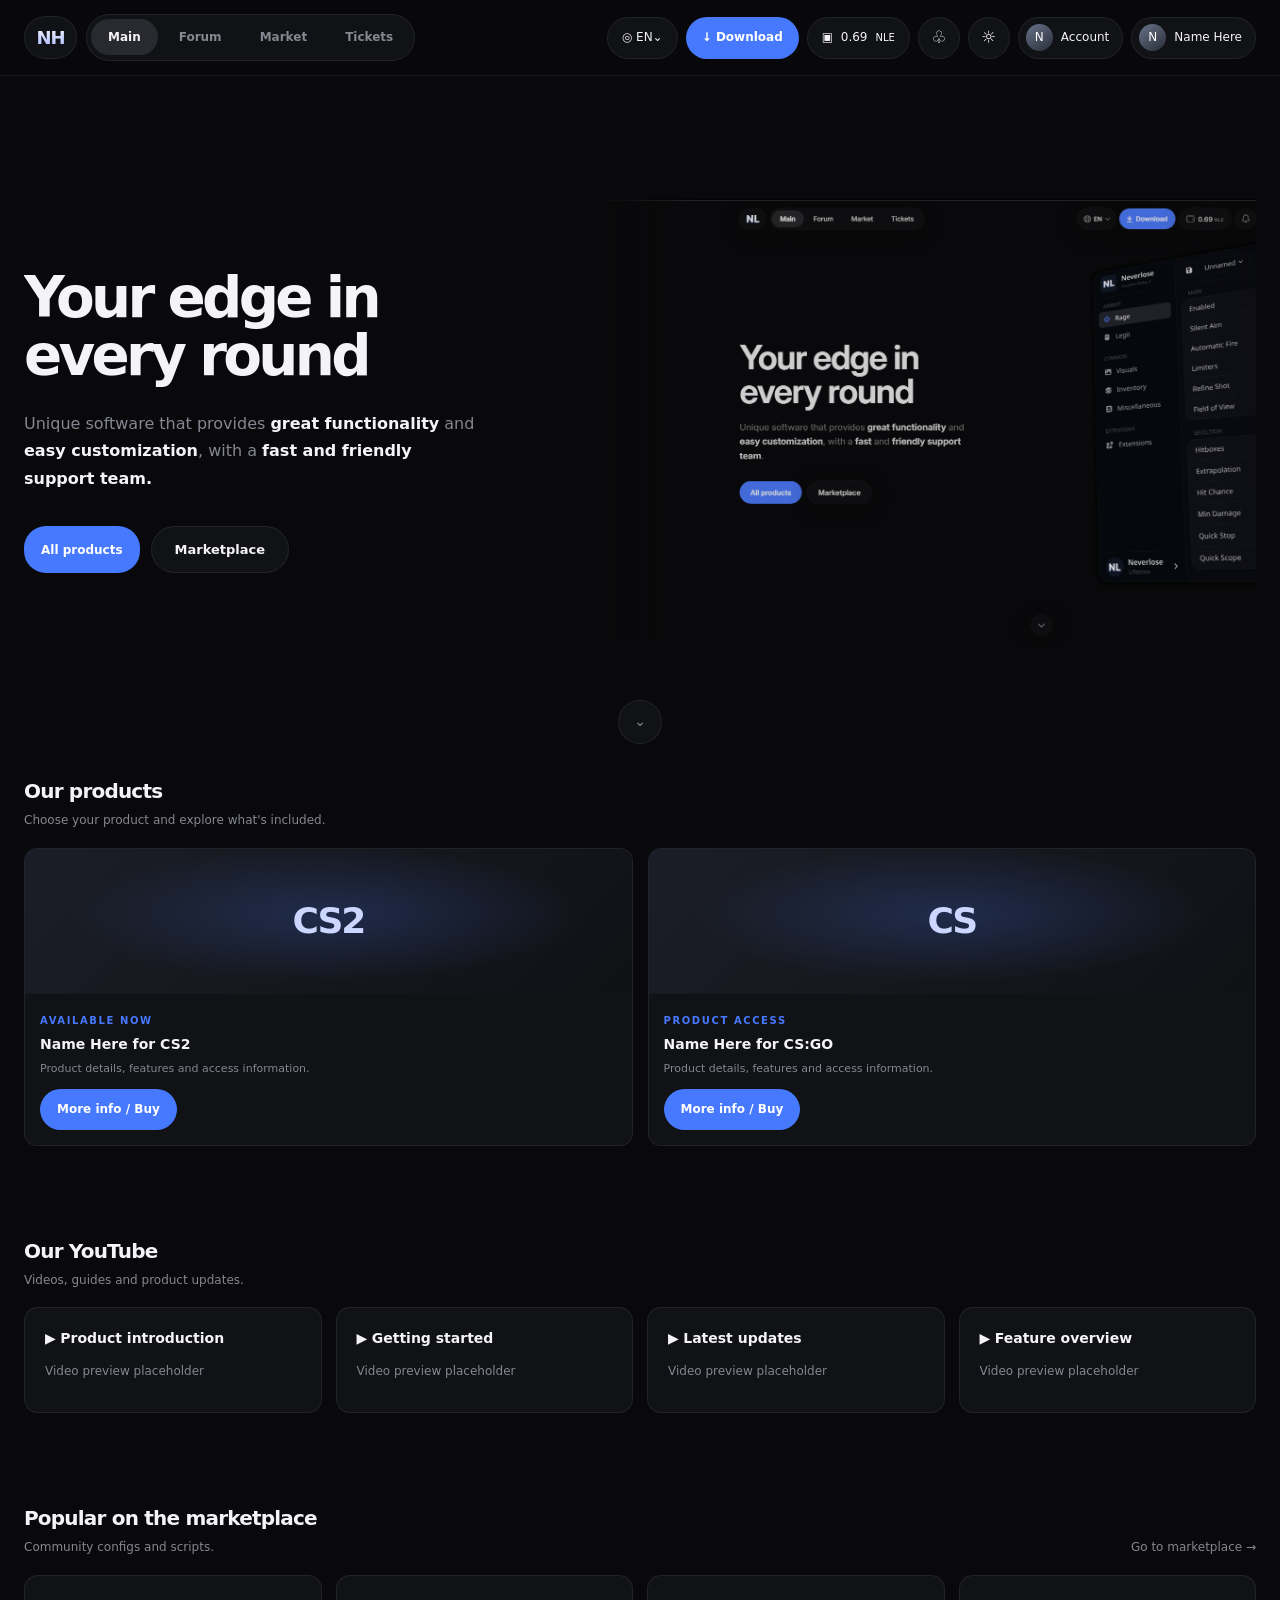
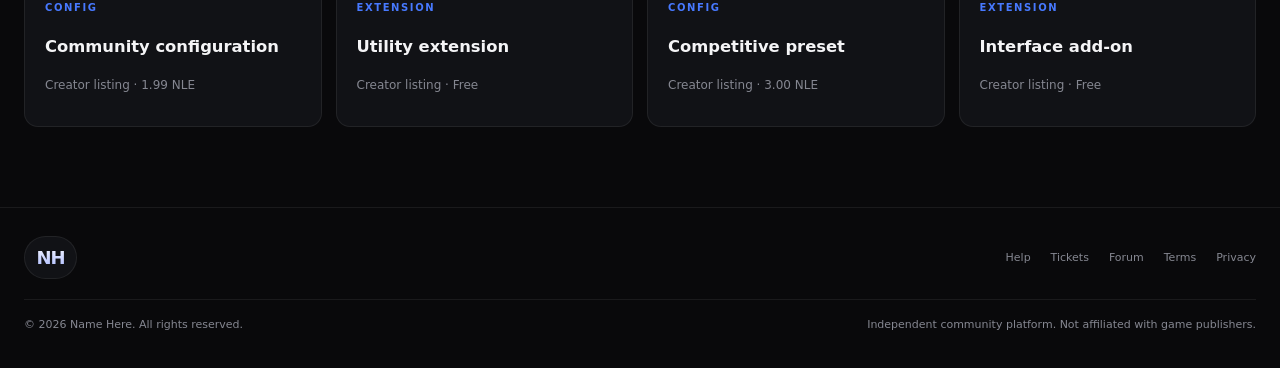
<file: index.html>
<!doctype html><html lang="en"><head><meta charset="utf-8"><meta name="viewport" content="width=device-width,initial-scale=1"><title>Main — Name Here</title><link rel="stylesheet" href="styles.css"></head><body>
<header class="header"><div class="shell header-inner"><div class="nav-left"><a class="brand" href="index.html"><span>NH</span></a><nav class="nav-pill"><a href="index.html" class="active">Main</a><a href="forum.html" class="">Forum</a><a href="market.html" class="">Market</a><a href="tickets.html" class="">Tickets</a></nav></div><div class="nav-right"><button class="pill lang" data-demo="Language selector placeholder">◎ EN⌄</button><button class="download" data-demo="Add your real download URL here">↓ Download</button><button class="pill balance" data-demo="Wallet/account backend not connected">▣ &nbsp;0.69 <small>NLE</small></button><button class="icon-btn" aria-label="Notifications" data-demo="No notifications in demo">♧</button><div class="theme-wrap"><button class="icon-btn" data-theme-toggle aria-label="Theme options">☼</button><div class="theme-menu"><button data-theme-choice="dark">☾ Dark <span class="check"></span></button><button data-theme-choice="light">☼ Light <span class="check"></span></button></div></div><a class="profile" href="account.html"><span class="avatar">N</span><span>Account</span></a><button class="profile" data-demo="Account sign-in is not connected"><span class="avatar">N</span><span>Name Here</span></div></div></header>

<main><section class="hero shell"><div class="hero-copy"><h1>Your edge in<br>every round</h1><p>Unique software that provides <strong>great functionality</strong> and <strong>easy customization</strong>, with a <strong>fast and friendly support team.</strong></p><div class="hero-actions"><a class="action primary" href="#products">All products</a><a class="action" href="market.html">Marketplace</a></div></div><div class="hero-visual"><img src="assets/hero-reference.png" alt="Software interface preview based on supplied design reference"></div><a class="scroll" href="#products">⌄</a></section>
<div class="shell"><section class="content" id="products"><div class="section-title"><div><h2>Our products</h2><p>Choose your product and explore what's included.</p></div></div><div class="grid-2"><article class="product-card"><div class="product-image">CS2</div><div class="product-body"><span class="eyebrow">Available now</span><h3>Name Here for CS2</h3><p>Product details, features and access information.</p><button class="primary" data-demo="Connect product purchase flow">More info / Buy</button></div></article><article class="product-card"><div class="product-image">CS</div><div class="product-body"><span class="eyebrow">Product access</span><h3>Name Here for CS:GO</h3><p>Product details, features and access information.</p><button class="primary" data-demo="Connect product purchase flow">More info / Buy</button></div></article></div></section>
<section class="content"><div class="section-title"><div><h2>Our YouTube</h2><p>Videos, guides and product updates.</p></div></div><div class="grid-4"><div class="panel panel-pad">▶ <b>Product introduction</b><p class="muted small">Video preview placeholder</p></div><div class="panel panel-pad">▶ <b>Getting started</b><p class="muted small">Video preview placeholder</p></div><div class="panel panel-pad">▶ <b>Latest updates</b><p class="muted small">Video preview placeholder</p></div><div class="panel panel-pad">▶ <b>Feature overview</b><p class="muted small">Video preview placeholder</p></div></div></section>
<section class="content"><div class="section-title"><div><h2>Popular on the marketplace</h2><p>Community configs and scripts.</p></div><a class="muted small" href="market.html">Go to marketplace →</a></div><div class="grid-4"><div class="panel panel-pad"><span class="eyebrow">Config</span><h3>Community configuration</h3><p class="muted small">Creator listing · 1.99 NLE</p></div><div class="panel panel-pad"><span class="eyebrow">Extension</span><h3>Utility extension</h3><p class="muted small">Creator listing · Free</p></div><div class="panel panel-pad"><span class="eyebrow">Config</span><h3>Competitive preset</h3><p class="muted small">Creator listing · 3.00 NLE</p></div><div class="panel panel-pad"><span class="eyebrow">Extension</span><h3>Interface add-on</h3><p class="muted small">Creator listing · Free</p></div></div></section></div></main><footer class="footer"><div class="shell"><div class="footer-top"><a class="brand" href="index.html"><span>NH</span></a><div class="footer-links"><a href="help.html">Help</a><a href="tickets.html">Tickets</a><a href="forum.html">Forum</a><a href="#">Terms</a><a href="#">Privacy</a></div></div><div class="footer-bottom"><span>© <span data-year></span> Name Here. All rights reserved.</span><span>Independent community platform. Not affiliated with game publishers.</span></div></div></footer><div class="toast"></div><script src="app.js"></script></body></html>
</file>
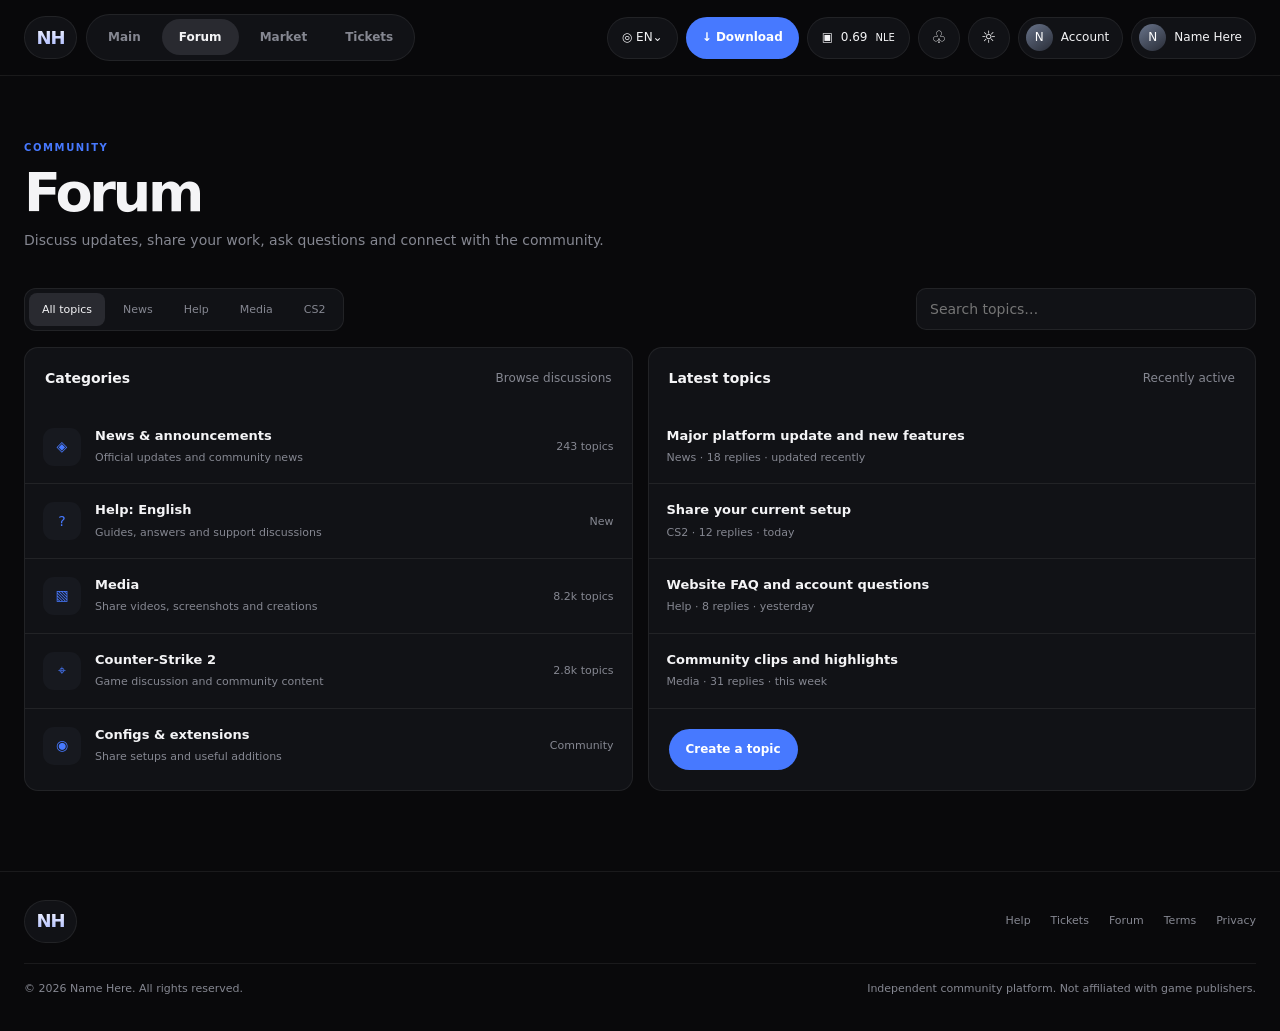
<file: forum.html>
<!doctype html><html lang="en"><head><meta charset="utf-8"><meta name="viewport" content="width=device-width,initial-scale=1"><title>Forum — Name Here</title><link rel="stylesheet" href="styles.css"></head><body>
<header class="header"><div class="shell header-inner"><div class="nav-left"><a class="brand" href="index.html"><span>NH</span></a><nav class="nav-pill"><a href="index.html" class="">Main</a><a href="forum.html" class="active">Forum</a><a href="market.html" class="">Market</a><a href="tickets.html" class="">Tickets</a></nav></div><div class="nav-right"><button class="pill lang" data-demo="Language selector placeholder">◎ EN⌄</button><button class="download" data-demo="Add your real download URL here">↓ Download</button><button class="pill balance" data-demo="Wallet/account backend not connected">▣ &nbsp;0.69 <small>NLE</small></button><button class="icon-btn" aria-label="Notifications" data-demo="No notifications in demo">♧</button><div class="theme-wrap"><button class="icon-btn" data-theme-toggle aria-label="Theme options">☼</button><div class="theme-menu"><button data-theme-choice="dark">☾ Dark <span class="check"></span></button><button data-theme-choice="light">☼ Light <span class="check"></span></button></div></div><a class="profile" href="account.html"><span class="avatar">N</span><span>Account</span></a><button class="profile" data-demo="Account sign-in is not connected"><span class="avatar">N</span><span>Name Here</span></div></div></header>

<main class="shell"><div class="page-head"><div class="eyebrow">Community</div><h1>Forum</h1><p>Discuss updates, share your work, ask questions and connect with the community.</p></div><div class="content"><div class="row" style="margin-bottom:16px;flex-wrap:wrap"><div class="tabs"><button class="active" data-filter="all">All topics</button><button data-filter="news">News</button><button data-filter="help">Help</button><button data-filter="media">Media</button><button data-filter="cs2">CS2</button></div><input class="search" data-search placeholder="Search topics…"></div><div class="grid-2"><section class="panel"><div class="panel-pad row"><b>Categories</b><span class="muted small">Browse discussions</span></div>
<div class="topic" data-category="news" data-searchable><div class="topic-icon">◈</div><div class="topic-main"><strong>News & announcements</strong><span>Official updates and community news</span></div><span class="topic-stats">243 topics</span></div>
<div class="topic" data-category="help" data-searchable><div class="topic-icon">?</div><div class="topic-main"><strong>Help: English</strong><span>Guides, answers and support discussions</span></div><span class="topic-stats">New</span></div>
<div class="topic" data-category="media" data-searchable><div class="topic-icon">▧</div><div class="topic-main"><strong>Media</strong><span>Share videos, screenshots and creations</span></div><span class="topic-stats">8.2k topics</span></div>
<div class="topic" data-category="cs2" data-searchable><div class="topic-icon">⌖</div><div class="topic-main"><strong>Counter-Strike 2</strong><span>Game discussion and community content</span></div><span class="topic-stats">2.8k topics</span></div>
<div class="topic" data-category="cs2" data-searchable><div class="topic-icon">◉</div><div class="topic-main"><strong>Configs & extensions</strong><span>Share setups and useful additions</span></div><span class="topic-stats">Community</span></div>
</section><section class="panel"><div class="panel-pad row"><b>Latest topics</b><span class="muted small">Recently active</span></div>
<div class="topic" data-category="news" data-searchable><div class="topic-main"><strong>Major platform update and new features</strong><span>News · 18 replies · updated recently</span></div></div>
<div class="topic" data-category="cs2" data-searchable><div class="topic-main"><strong>Share your current setup</strong><span>CS2 · 12 replies · today</span></div></div>
<div class="topic" data-category="help" data-searchable><div class="topic-main"><strong>Website FAQ and account questions</strong><span>Help · 8 replies · yesterday</span></div></div>
<div class="topic" data-category="media" data-searchable><div class="topic-main"><strong>Community clips and highlights</strong><span>Media · 31 replies · this week</span></div></div>
<div class="panel-pad"><button class="primary" data-demo="Connect a forum provider such as Discourse to enable topics and replies">Create a topic</button></div></section></div></div></main><footer class="footer"><div class="shell"><div class="footer-top"><a class="brand" href="index.html"><span>NH</span></a><div class="footer-links"><a href="help.html">Help</a><a href="tickets.html">Tickets</a><a href="forum.html">Forum</a><a href="#">Terms</a><a href="#">Privacy</a></div></div><div class="footer-bottom"><span>© <span data-year></span> Name Here. All rights reserved.</span><span>Independent community platform. Not affiliated with game publishers.</span></div></div></footer><div class="toast"></div><script src="app.js"></script></body></html>
</file>
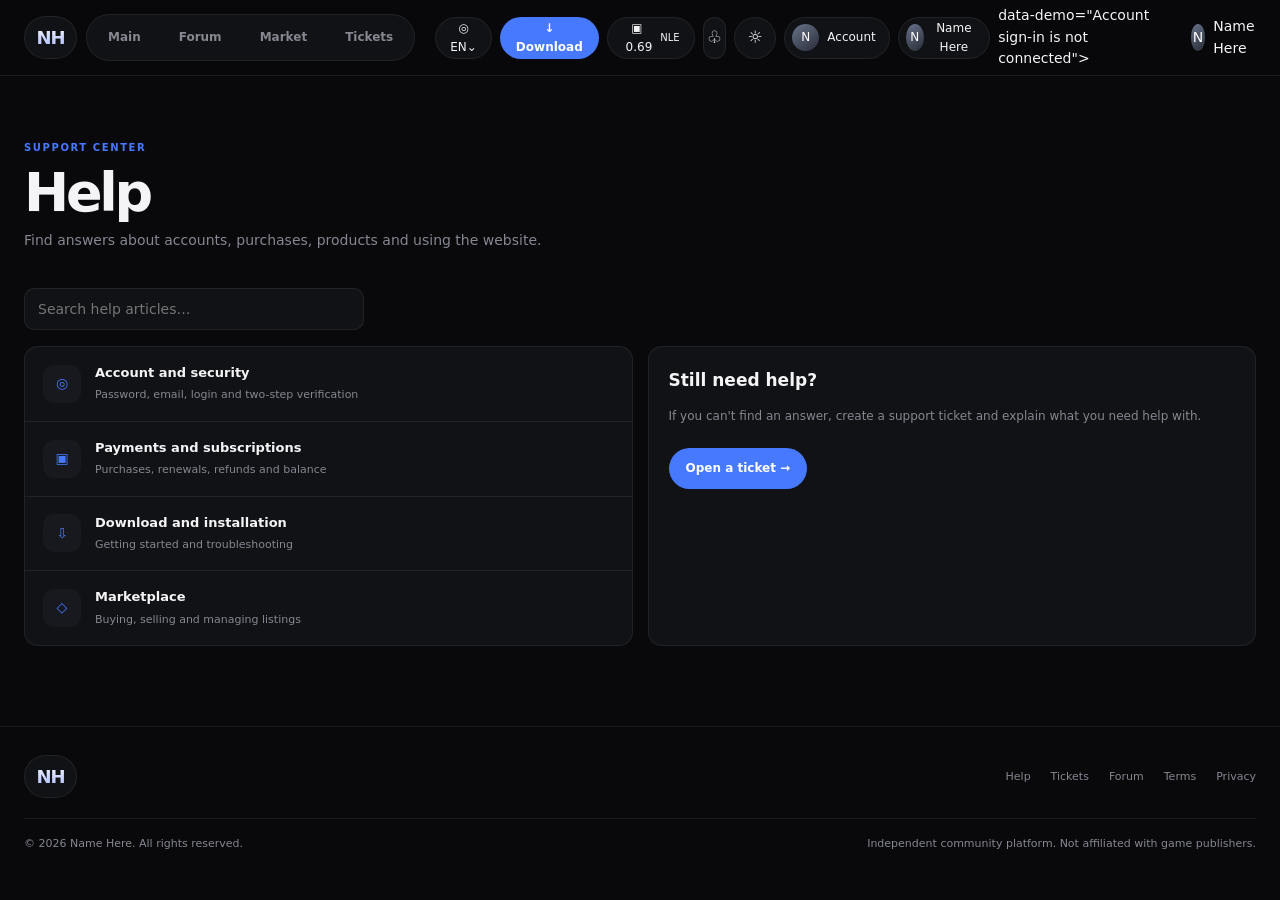
<file: help.html>
<!doctype html><html lang="en"><head><meta charset="utf-8"><meta name="viewport" content="width=device-width,initial-scale=1"><title>Help — Name Here</title><link rel="stylesheet" href="styles.css"></head><body>
<header class="header"><div class="shell header-inner"><div class="nav-left"><a class="brand" href="index.html"><span>NH</span></a><nav class="nav-pill"><a href="index.html" class="">Main</a><a href="forum.html" class="">Forum</a><a href="market.html" class="">Market</a><a href="tickets.html" class="">Tickets</a></nav></div><div class="nav-right"><button class="pill lang" data-demo="Language selector placeholder">◎ EN⌄</button><button class="download" data-demo="Add your real download URL here">↓ Download</button><button class="pill balance" data-demo="Wallet/account backend not connected">▣ &nbsp;0.69 <small>NLE</small></button><button class="icon-btn" aria-label="Notifications" data-demo="No notifications in demo">♧</button><div class="theme-wrap"><button class="icon-btn" data-theme-toggle aria-label="Theme options">☼</button><div class="theme-menu"><button data-theme-choice="dark">☾ Dark <span class="check"></span></button><button data-theme-choice="light">☼ Light <span class="check"></span></button></div></div><a class="profile" href="account.html"><span class="avatar">N</span><span>Account</span></a><button class="profile" data-demo="Account sign-in is not connected"><span class="avatar">N</span><span>Name Here</span></button> data-demo="Account sign-in is not connected"><span class="avatar">N</span><span>Name Here</span></button></div></div></header>

<main class="shell"><div class="page-head"><div class="eyebrow">Support center</div><h1>Help</h1><p>Find answers about accounts, purchases, products and using the website.</p></div><div class="content"><input class="search" data-search placeholder="Search help articles…" style="margin-bottom:16px"><div class="grid-2">
<section class="panel"><div class="topic" data-searchable><div class="topic-icon">◎</div><div class="topic-main"><strong>Account and security</strong><span>Password, email, login and two-step verification</span></div></div><div class="topic" data-searchable><div class="topic-icon">▣</div><div class="topic-main"><strong>Payments and subscriptions</strong><span>Purchases, renewals, refunds and balance</span></div></div><div class="topic" data-searchable><div class="topic-icon">⇩</div><div class="topic-main"><strong>Download and installation</strong><span>Getting started and troubleshooting</span></div></div><div class="topic" data-searchable><div class="topic-icon">◇</div><div class="topic-main"><strong>Marketplace</strong><span>Buying, selling and managing listings</span></div></div></section>
<section class="panel panel-pad"><h2 style="font-size:17px;margin-top:0">Still need help?</h2><p class="muted small">If you can't find an answer, create a support ticket and explain what you need help with.</p><a class="primary" href="tickets.html" style="display:inline-flex;margin-top:10px">Open a ticket →</a></section></div></div></main><footer class="footer"><div class="shell"><div class="footer-top"><a class="brand" href="index.html"><span>NH</span></a><div class="footer-links"><a href="help.html">Help</a><a href="tickets.html">Tickets</a><a href="forum.html">Forum</a><a href="#">Terms</a><a href="#">Privacy</a></div></div><div class="footer-bottom"><span>© <span data-year></span> Name Here. All rights reserved.</span><span>Independent community platform. Not affiliated with game publishers.</span></div></div></footer><div class="toast"></div><script src="app.js"></script></body></html>
</file>
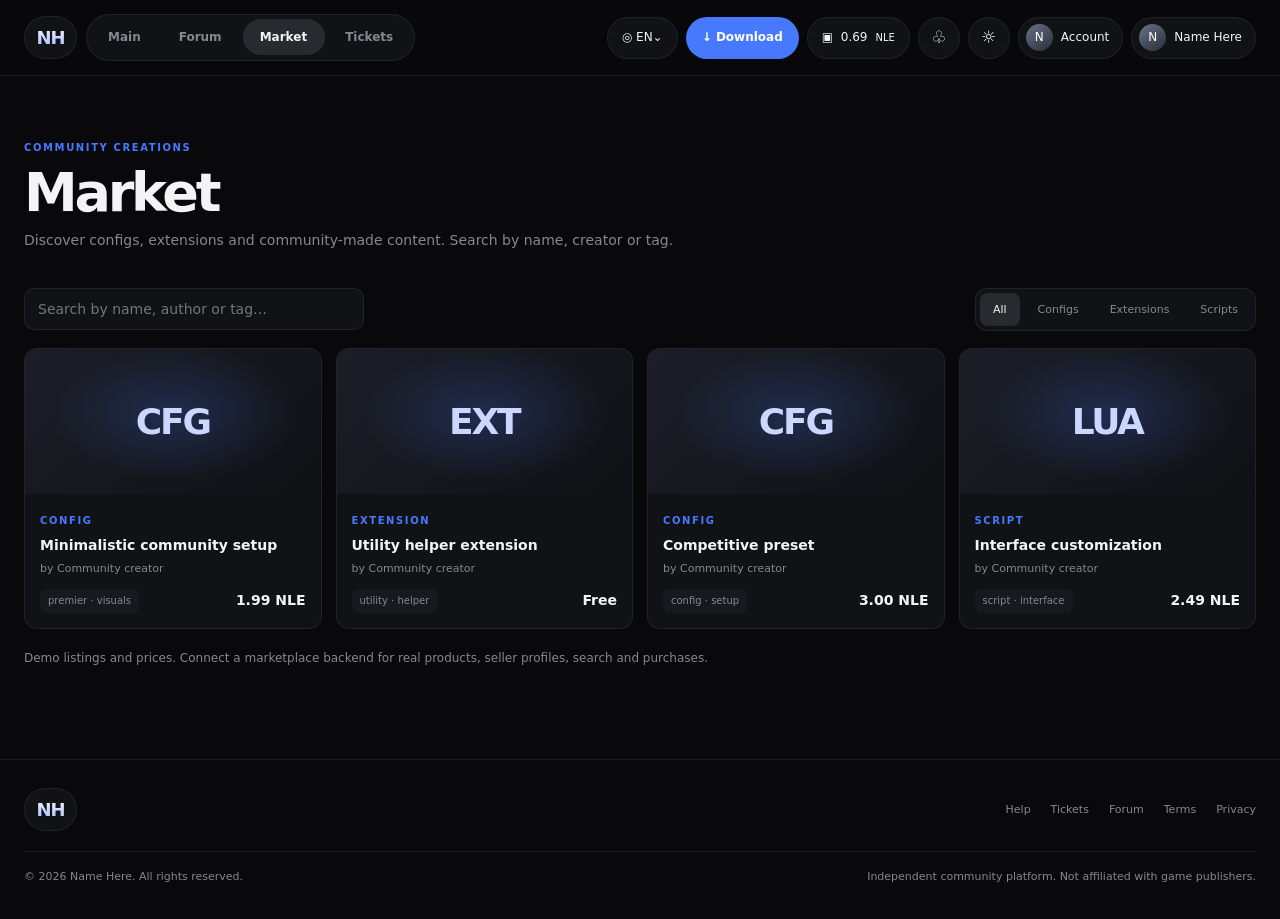
<file: market.html>
<!doctype html><html lang="en"><head><meta charset="utf-8"><meta name="viewport" content="width=device-width,initial-scale=1"><title>Market — Name Here</title><link rel="stylesheet" href="styles.css"></head><body>
<header class="header"><div class="shell header-inner"><div class="nav-left"><a class="brand" href="index.html"><span>NH</span></a><nav class="nav-pill"><a href="index.html" class="">Main</a><a href="forum.html" class="">Forum</a><a href="market.html" class="active">Market</a><a href="tickets.html" class="">Tickets</a></nav></div><div class="nav-right"><button class="pill lang" data-demo="Language selector placeholder">◎ EN⌄</button><button class="download" data-demo="Add your real download URL here">↓ Download</button><button class="pill balance" data-demo="Wallet/account backend not connected">▣ &nbsp;0.69 <small>NLE</small></button><button class="icon-btn" aria-label="Notifications" data-demo="No notifications in demo">♧</button><div class="theme-wrap"><button class="icon-btn" data-theme-toggle aria-label="Theme options">☼</button><div class="theme-menu"><button data-theme-choice="dark">☾ Dark <span class="check"></span></button><button data-theme-choice="light">☼ Light <span class="check"></span></button></div></div><a class="profile" href="account.html"><span class="avatar">N</span><span>Account</span></a><button class="profile" data-demo="Account sign-in is not connected"><span class="avatar">N</span><span>Name Here</span></div></div></header>

<main class="shell"><div class="page-head"><div class="eyebrow">Community creations</div><h1>Market</h1><p>Discover configs, extensions and community-made content. Search by name, creator or tag.</p></div><div class="content"><div class="row" style="margin-bottom:17px;flex-wrap:wrap"><input class="search" data-search placeholder="Search by name, author or tag…"><div class="tabs"><button class="active" data-filter="all">All</button><button data-filter="config">Configs</button><button data-filter="extension">Extensions</button><button data-filter="script">Scripts</button></div></div><div class="grid-4">
<article class="market-card" data-category="config" data-searchable><div class="market-image">CFG</div><div class="market-body"><span class="eyebrow">Config</span><h3>Minimalistic community setup</h3><p>by Community creator</p><div class="row"><span class="tag">premier · visuals</span><b>1.99 NLE</b></div></div></article>
<article class="market-card" data-category="extension" data-searchable><div class="market-image">EXT</div><div class="market-body"><span class="eyebrow">Extension</span><h3>Utility helper extension</h3><p>by Community creator</p><div class="row"><span class="tag">utility · helper</span><b>Free</b></div></div></article>
<article class="market-card" data-category="config" data-searchable><div class="market-image">CFG</div><div class="market-body"><span class="eyebrow">Config</span><h3>Competitive preset</h3><p>by Community creator</p><div class="row"><span class="tag">config · setup</span><b>3.00 NLE</b></div></div></article>
<article class="market-card" data-category="script" data-searchable><div class="market-image">LUA</div><div class="market-body"><span class="eyebrow">Script</span><h3>Interface customization</h3><p>by Community creator</p><div class="row"><span class="tag">script · interface</span><b>2.49 NLE</b></div></div></article>
</div><p class="muted small" style="margin-top:20px">Demo listings and prices. Connect a marketplace backend for real products, seller profiles, search and purchases.</p></div></main><footer class="footer"><div class="shell"><div class="footer-top"><a class="brand" href="index.html"><span>NH</span></a><div class="footer-links"><a href="help.html">Help</a><a href="tickets.html">Tickets</a><a href="forum.html">Forum</a><a href="#">Terms</a><a href="#">Privacy</a></div></div><div class="footer-bottom"><span>© <span data-year></span> Name Here. All rights reserved.</span><span>Independent community platform. Not affiliated with game publishers.</span></div></div></footer><div class="toast"></div><script src="app.js"></script></body></html>
</file>
<file: styles.css>
:root{color-scheme:dark;--bg:#09090b;--panel:#111216;--panel2:#17191f;--line:#ffffff12;--text:#f4f4f6;--muted:#858791;--blue:#4779ff;--blue-hover:#5b89ff;--nav:#111216;--active:#292a30;--shadow:0 16px 50px #0007}
:root[data-theme="light"]{color-scheme:light;--bg:#f5f6f8;--panel:#fff;--panel2:#f0f1f4;--line:#00000012;--text:#17181c;--muted:#686b75;--nav:#fff;--active:#e8eaf0;--shadow:0 16px 50px #1b233010}
*{box-sizing:border-box}html{scroll-behavior:smooth}body{margin:0;background:var(--bg);color:var(--text);font:14px/1.55 Inter,ui-sans-serif,system-ui,-apple-system,"Segoe UI",sans-serif;transition:background .2s,color .2s}a{color:inherit;text-decoration:none}button,input,select,textarea{font:inherit}button{cursor:pointer}.shell{width:min(1240px,calc(100% - 48px));margin:auto}
.header{height:76px;position:sticky;top:0;z-index:20;background:color-mix(in srgb,var(--bg) 88%,transparent);backdrop-filter:blur(18px);border-bottom:1px solid var(--line)}.header-inner{height:100%;display:flex;align-items:center;justify-content:space-between;gap:20px}.nav-left,.nav-right{display:flex;align-items:center;gap:9px}.brand{height:43px;width:53px;border-radius:24px;background:var(--nav);border:1px solid var(--line);display:grid;place-items:center;font-size:18px;font-weight:850;letter-spacing:-.06em}.brand span{background:linear-gradient(180deg,#fff,#9eafff);background-clip:text;color:transparent}.nav-pill{position:relative;display:flex;align-items:center;gap:4px;padding:4px;background:var(--nav);border:1px solid var(--line);border-radius:24px;isolation:isolate}.nav-pill .nav-indicator{position:absolute;top:4px;left:4px;height:36px;border-radius:20px;background:var(--active);z-index:-1;transition:transform .24s cubic-bezier(.2,.8,.2,1),width .24s}.nav-pill a{font-size:12px;font-weight:650;color:var(--muted);padding:9px 17px;border-radius:20px;white-space:nowrap;transition:color .18s}.nav-pill a:hover,.nav-pill a.active{color:var(--text)}.nav-right{gap:8px}.pill,.icon-btn,.profile{height:42px;border:1px solid var(--line);border-radius:24px;background:var(--nav);color:var(--text);display:flex;align-items:center;justify-content:center;gap:8px;padding:0 14px;font-size:12px}.icon-btn{width:42px;padding:0;font-size:17px}.pill:hover,.icon-btn:hover,.profile:hover{background:var(--panel2)}.download{height:42px;padding:0 16px;border:0;border-radius:23px;background:var(--blue);color:white;font-size:12px;font-weight:750;display:flex;align-items:center;gap:8px}.download:hover,.primary:hover{background:var(--blue-hover)}.profile{padding:0 13px 0 7px}.avatar{width:27px;height:27px;border-radius:50%;background:linear-gradient(145deg,#68738a,#292d37);display:grid;place-items:center;color:white}.theme-wrap{position:relative}.theme-menu{display:none;position:absolute;right:0;top:50px;width:154px;padding:6px;background:var(--panel);border:1px solid var(--line);border-radius:12px;box-shadow:var(--shadow)}.theme-menu.open{display:block}.theme-menu button{display:flex;align-items:center;gap:9px;width:100%;border:0;background:transparent;color:var(--text);text-align:left;padding:9px 10px;border-radius:8px;font-size:12px}.theme-menu button:hover,.theme-menu button.selected{background:var(--panel2)}.theme-menu .check{margin-left:auto;color:var(--blue)}
.hero{height:min(690px,calc(100vh - 76px));min-height:570px;position:relative;display:flex;align-items:center;overflow:hidden}.hero-copy{position:relative;z-index:3;width:465px}.hero h1{font-size:clamp(48px,4.4vw,66px);line-height:1.04;letter-spacing:-.065em;margin:0 0 24px;font-weight:760}.hero p{font-size:16px;line-height:1.72;color:var(--muted);max-width:455px;margin:0 0 34px}.hero p strong{color:var(--text)}.hero-actions{display:flex;gap:11px}.action{height:47px;border-radius:24px;padding:0 23px;background:var(--panel);border:1px solid var(--line);color:var(--text);font-size:13px;font-weight:700;display:inline-flex;align-items:center;justify-content:center}.action.primary{background:var(--blue);border-color:var(--blue);color:white}.hero-visual{position:absolute;left:46%;top:0;width:73%;height:100%;display:flex;align-items:center;pointer-events:none}.hero-visual img{width:100%;height:100%;object-fit:contain;object-position:left center;filter:brightness(.85);mask-image:linear-gradient(90deg,transparent,#000 9%,#000 84%,transparent);}.hero:after{content:"";position:absolute;inset:0;pointer-events:none;background:linear-gradient(90deg,var(--bg) 0%,var(--bg) 27%,transparent 57%),linear-gradient(0deg,var(--bg),transparent 15%)}.scroll{position:absolute;z-index:4;bottom:22px;left:50%;transform:translateX(-50%);width:44px;height:44px;border-radius:50%;border:1px solid var(--line);background:var(--nav);color:var(--muted);display:grid;place-items:center}
.page-head{padding:64px 0 26px}.eyebrow{font-size:10px;letter-spacing:.16em;text-transform:uppercase;color:var(--blue);font-weight:800}.page-head h1{font-size:clamp(36px,5vw,54px);letter-spacing:-.06em;line-height:1.05;margin:9px 0}.page-head p{color:var(--muted);max-width:650px;margin:0;font-size:14px}.content{padding:10px 0 80px}.section-title{display:flex;align-items:end;justify-content:space-between;margin:0 0 18px}.section-title h2{font-size:20px;margin:0;letter-spacing:-.04em}.section-title p{color:var(--muted);font-size:12px;margin:4px 0 0}
.panel{border:1px solid var(--line);border-radius:14px;background:var(--panel);overflow:hidden}.panel-pad{padding:20px}.grid-2{display:grid;grid-template-columns:1fr 1fr;gap:15px}.grid-3{display:grid;grid-template-columns:repeat(3,1fr);gap:14px}.grid-4{display:grid;grid-template-columns:repeat(4,1fr);gap:14px}
.row{display:flex;align-items:center;justify-content:space-between;gap:12px}.muted{color:var(--muted)}.small{font-size:12px}.tag{font-size:10px;padding:4px 8px;border-radius:6px;background:var(--panel2);color:var(--muted)}.primary{border:0;background:var(--blue);color:#fff;border-radius:22px;padding:11px 17px;font-size:12px;font-weight:750}.secondary{border:1px solid var(--line);background:var(--panel2);color:var(--text);border-radius:22px;padding:10px 16px;font-size:12px;font-weight:700}
.topic{padding:16px 18px;border-bottom:1px solid var(--line);display:flex;align-items:center;gap:14px}.topic:last-child{border-bottom:0}.topic-icon{width:38px;height:38px;flex:0 0 38px;border-radius:11px;background:var(--panel2);display:grid;place-items:center;color:var(--blue)}.topic-main{min-width:0;flex:1}.topic-main strong{display:block;font-size:13px}.topic-main span{font-size:11px;color:var(--muted)}.topic-stats{font-size:11px;color:var(--muted);white-space:nowrap}
.search{height:42px;width:min(340px,100%);border:1px solid var(--line);background:var(--panel);color:var(--text);border-radius:10px;padding:0 13px;outline:none}.search:focus,input:focus,textarea:focus,select:focus{border-color:var(--blue)!important}.tabs{display:flex;gap:5px;padding:4px;background:var(--panel);border:1px solid var(--line);border-radius:12px;width:max-content;max-width:100%;overflow:auto}.tabs button{border:0;background:transparent;color:var(--muted);padding:8px 13px;border-radius:8px;font-size:11px;white-space:nowrap}.tabs button.active{background:var(--active);color:var(--text)}
.product-card,.market-card{border:1px solid var(--line);background:var(--panel);border-radius:13px;overflow:hidden}.product-image,.market-image{height:145px;background:radial-gradient(ellipse at 50% 45%,#4779ff35,transparent 60%),linear-gradient(135deg,#1b1e27,#101115);display:grid;place-items:center;color:#cbd7ff;font-size:36px;font-weight:900;letter-spacing:-.06em}.product-body,.market-body{padding:15px}.product-body h3,.market-body h3{font-size:14px;margin:4px 0}.product-body p,.market-body p{font-size:11px;color:var(--muted);margin:4px 0 12px}
.form-grid{display:grid;gap:13px}.field label{display:block;font-size:11px;color:var(--muted);margin-bottom:6px}.field input,.field textarea,.field select{width:100%;border:1px solid var(--line);background:var(--bg);color:var(--text);border-radius:9px;padding:12px;outline:none}.field textarea{min-height:130px;resize:vertical}.ticket-layout{display:grid;grid-template-columns:1fr 300px;gap:16px}.notice{padding:15px;border:1px solid #4779ff33;background:#4779ff0c;border-radius:12px;color:var(--muted);font-size:12px}
.footer{border-top:1px solid var(--line);padding:28px 0 34px;color:var(--muted);font-size:11px}.footer-top,.footer-bottom{display:flex;justify-content:space-between;align-items:center;gap:20px;flex-wrap:wrap}.footer-links{display:flex;gap:20px;flex-wrap:wrap}.footer-bottom{border-top:1px solid var(--line);padding-top:16px;margin-top:20px}
.toast{position:fixed;bottom:22px;left:50%;transform:translateX(-50%);background:var(--panel2);border:1px solid var(--line);padding:11px 16px;border-radius:10px;box-shadow:var(--shadow);font-size:12px;display:none;z-index:50}.toast.show{display:block}
@media(max-width:850px){.shell{width:calc(100% - 32px)}.hero-visual{left:42%;width:85%;opacity:.8}.hero-copy{width:420px}.grid-4{grid-template-columns:repeat(2,1fr)}.ticket-layout{grid-template-columns:1fr 250px}}
@media(max-width:620px){.header{height:66px}.shell{width:calc(100% - 24px)}.nav-pill a{padding:8px 10px;font-size:11px}.nav-right .balance,.nav-right .profile,.nav-right .lang{display:none}.brand{width:42px;height:40px}.download{height:38px;padding:0 11px}.hero{height:630px;min-height:0;align-items:flex-start;padding-top:120px}.hero-copy{width:100%}.hero h1{font-size:47px}.hero p{font-size:14px;max-width:350px}.hero-visual{left:16%;top:34%;width:115%;height:66%;opacity:.55}.hero:after{background:linear-gradient(180deg,var(--bg),transparent 70%),linear-gradient(0deg,var(--bg),transparent 20%)}.page-head{padding:45px 0 20px}.grid-2,.grid-3,.ticket-layout{grid-template-columns:1fr}.grid-4{gap:9px}.topic{padding:13px}.topic-stats{display:none}.section-title{align-items:flex-start;gap:12px;flex-direction:column}.footer-bottom{align-items:flex-start;flex-direction:column}}
</file>
